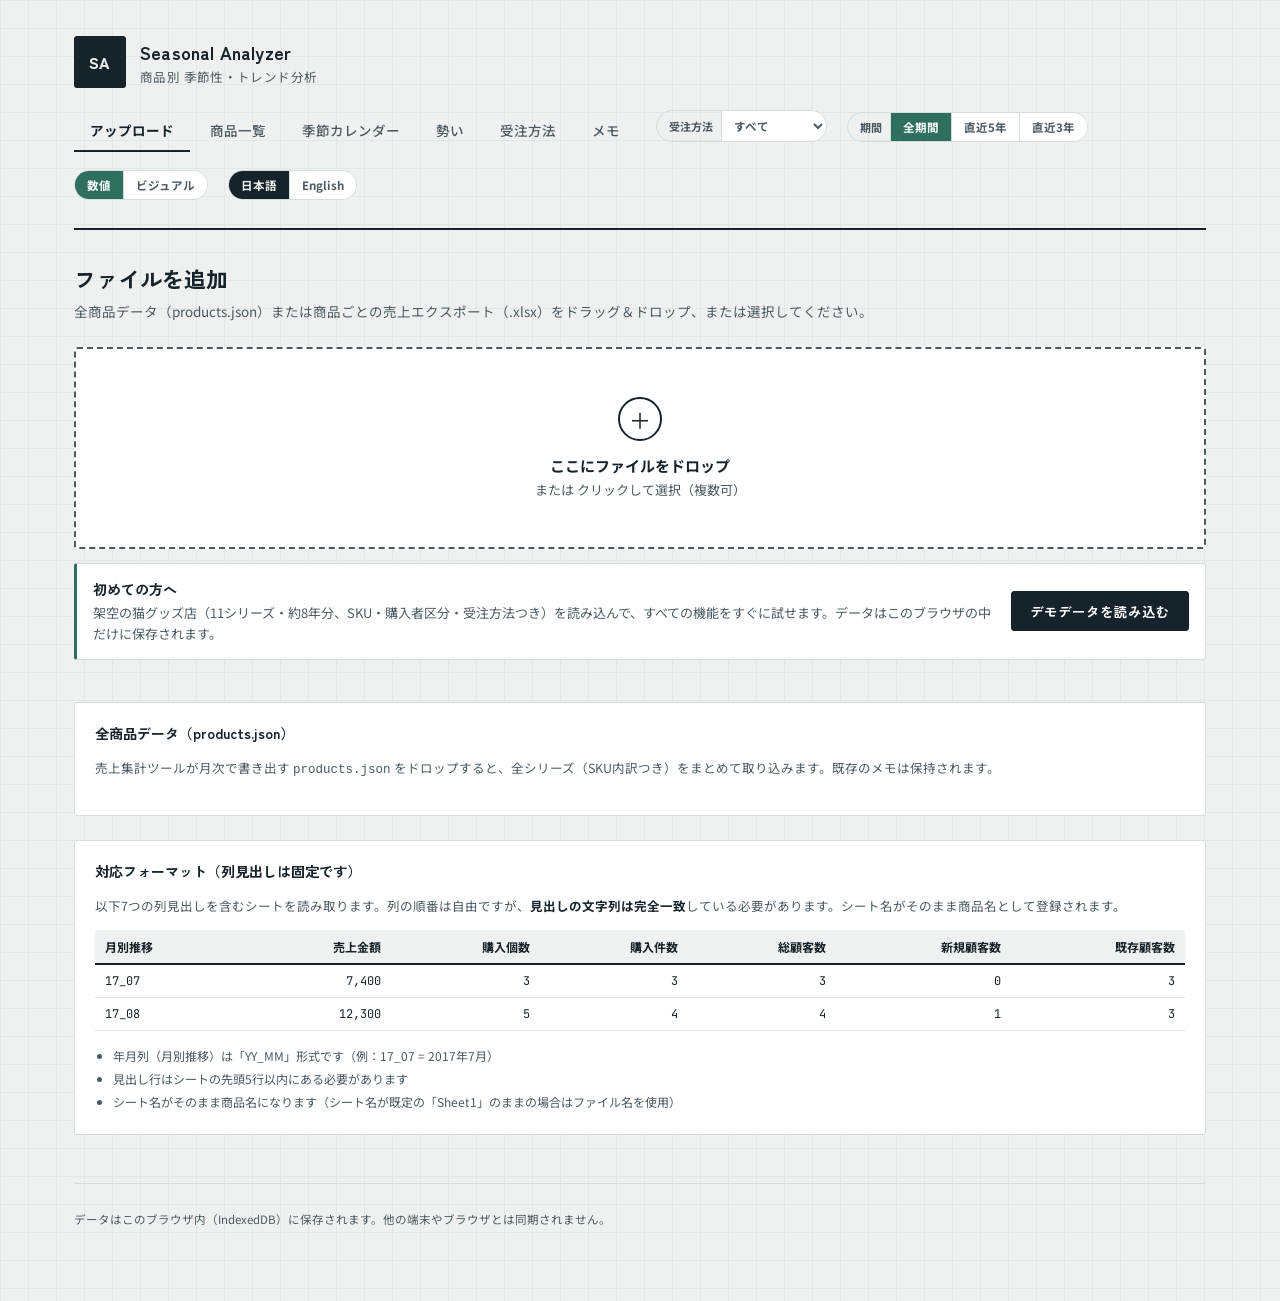
<file: index.html>
<!DOCTYPE html>
<html lang="ja">
<head>
<meta charset="UTF-8" />
<meta name="viewport" content="width=device-width, initial-scale=1.0" />
<title>商品売上分析 | Seasonal Analyzer</title>
<meta name="description" content="Per-product seasonality verdicts, spike diagnosis by buyer type, SKU and order-channel views. Live demo with a fictional cat-supply store." />
<!-- link previews (chat apps, LinkedIn, X) -->
<meta property="og:title" content="Seasonal Analyzer: is it the season, or something we did?" />
<meta property="og:description" content="A verdict for every product at once (seasonal, spike-driven or stable) and who was buying in each spike. Demo with a fictional cat-supply store." />
<meta property="og:image" content="https://coolcatplayground.github.io/seasonal-analyzer/docs/social-preview.png" />
<meta property="og:url" content="https://coolcatplayground.github.io/seasonal-analyzer/" />
<meta property="og:type" content="website" />
<meta name="twitter:card" content="summary_large_image" />
<link rel="preconnect" href="https://fonts.googleapis.com">
<link href="https://fonts.googleapis.com/css2?family=Zen+Kaku+Gothic+New:wght@500;700;900&family=Noto+Sans+JP:wght@400;500;700&family=JetBrains+Mono:wght@400;500;700&display=swap" rel="stylesheet">
<link rel="stylesheet" href="css/style.css?v=20261125a" />
</head>
<body>

<div class="app-shell">

  <header class="topbar">
    <div class="brand">
      <span class="brand-mark" aria-hidden="true">SA</span>
      <div class="brand-text">
        <h1 data-i18n="app.title">Seasonal Analyzer</h1>
        <p data-i18n="app.subtitle">商品別 季節性・トレンド分析</p>
      </div>
    </div>
    <div class="topbar-right">
      <nav class="tabs" role="tablist">
        <button class="tab-btn is-active" data-view="upload" role="tab" data-i18n="nav.upload">アップロード</button>
        <button class="tab-btn" data-view="products" role="tab" data-i18n="nav.products">商品一覧</button>
        <button class="tab-btn" data-view="calendar" role="tab" data-i18n="nav.calendar">季節カレンダー</button>
        <button class="tab-btn" data-view="momentum" role="tab" data-i18n="nav.momentum">勢い</button>
        <button class="tab-btn" data-view="channels" role="tab" data-i18n="nav.channels">受注方法</button>
        <button class="tab-btn" data-view="notes" role="tab" data-i18n="nav.notes">メモ</button>
      </nav>
      <div class="lang-toggle period-toggle ch-toggle" role="group" aria-label="Channel">
        <span class="period-label" data-i18n="ch.label">受注方法</span>
        <select id="channel-filter" class="ch-select"></select>
      </div>
      <div class="lang-toggle period-toggle" role="group" aria-label="Period">
        <span class="period-label" data-i18n="period.label">期間</span>
        <button type="button" class="period-btn" data-period="0" data-i18n="period.all">全期間</button>
        <button type="button" class="period-btn" data-period="5" data-i18n="period.y5">直近5年</button>
        <button type="button" class="period-btn" data-period="3" data-i18n="period.y3">直近3年</button>
      </div>
      <div class="lang-toggle mode-toggle" role="group" aria-label="Display">
        <button type="button" class="mode-btn" data-display="numbers" data-i18n="display.numbers">数値</button>
        <button type="button" class="mode-btn" data-display="visual" data-i18n="display.visual">ビジュアル</button>
      </div>
      <div class="lang-toggle" role="group" aria-label="Language">
        <button type="button" class="lang-btn is-active" data-lang="ja">日本語</button>
        <button type="button" class="lang-btn" data-lang="en">English</button>
      </div>
    </div>
  </header>

  <main class="views">

    <!-- shown while the fictional store is loaded: what to click first, and a way back to a clean demo -->
    <div id="demo-notice" class="demo-notice" hidden>
      <p><strong data-i18n="demo.noticeTitle">デモ店舗を表示中</strong><span data-i18n="demo.noticeText">架空の猫グッズ店です。</span></p>
      <button type="button" id="reset-demo" class="demo-reset" data-i18n="demo.reset">デモをリセット</button>
    </div>

    <!-- ===================== UPLOAD VIEW ===================== -->
    <section id="view-upload" class="view is-active">
      <div class="view-head">
        <h2 data-i18n="upload.heading">ファイルを追加</h2>
        <p class="hint" data-i18n="upload.hint">商品ごとの売上エクスポート（.xlsx）をドラッグ＆ドロップ、または選択してください。下記のテンプレート形式に対応しています。</p>
      </div>

      <label id="dropzone" class="dropzone" for="file-input">
        <input type="file" id="file-input" accept=".xlsx,.json" multiple hidden />
        <div class="dropzone-inner">
          <span class="dz-icon" aria-hidden="true">＋</span>
          <p class="dz-title" data-i18n="upload.dzTitle">ここにファイルをドロップ</p>
          <p class="dz-sub" data-i18n="upload.dzSub">または クリックして選択（複数可）</p>
        </div>
      </label>

      <div class="demo-bar">
        <div class="demo-text">
          <strong data-i18n="demo.title">初めての方へ</strong>
          <span data-i18n="demo.text"></span>
        </div>
        <button id="load-demo" class="btn-demo" type="button" data-i18n="demo.button">デモデータを読み込む</button>
      </div>

      <div id="upload-log" class="upload-log" aria-live="polite"></div>

      <div class="card template-card">
        <h3 data-i18n="upload.bundleHeading">全商品データ（products.json）</h3>
        <p class="template-desc" data-i18n-html="upload.bundleDesc">
          売上集計ツールが月次で書き出す <code>products.json</code> をドロップすると、
          全シリーズ（SKU内訳つき）をまとめて取り込みます。既存のメモは保持されます。
        </p>
      </div>

      <div class="card template-card">
        <h3 data-i18n="upload.templateHeading">対応フォーマット（列見出しは固定です）</h3>
        <p class="template-desc" data-i18n-html="upload.templateDesc">
          以下7つの列見出しを含むシートを読み取ります。列の順番は自由ですが、
          <strong>見出しの文字列は完全一致</strong>している必要があります。
          シート名がそのまま商品名として登録されます。
        </p>
        <div class="table-wrap">
          <table class="template-table">
            <thead>
              <tr>
                <th data-i18n="upload.thYm">月別推移</th><th data-i18n="upload.thSales">売上金額</th>
                <th data-i18n="upload.thQty">購入個数</th><th data-i18n="upload.thOrders">購入件数</th>
                <th data-i18n="upload.thTotalCust">総顧客数</th><th data-i18n="upload.thNewCust">新規顧客数</th>
                <th data-i18n="upload.thExistCust">既存顧客数</th>
              </tr>
            </thead>
            <tbody>
              <tr>
                <td>17_07</td><td>7,400</td><td>3</td><td>3</td><td>3</td><td>0</td><td>3</td>
              </tr>
              <tr>
                <td>17_08</td><td>12,300</td><td>5</td><td>4</td><td>4</td><td>1</td><td>3</td>
              </tr>
            </tbody>
          </table>
        </div>
        <ul class="template-notes">
          <li data-i18n="upload.note1">年月列（月別推移）は「YY_MM」形式です（例：17_07 = 2017年7月）</li>
          <li data-i18n="upload.note2">見出し行はシートの先頭5行以内にある必要があります</li>
          <li data-i18n="upload.note3">シート名がそのまま商品名になります（シート名が既定の「Sheet1」のままの場合はファイル名を使用）</li>
        </ul>
      </div>
    </section>

    <!-- ===================== PRODUCTS VIEW ===================== -->
    <section id="view-products" class="view">
      <div class="view-head">
        <h2 data-i18n="products.heading">商品一覧</h2>
        <p class="hint" data-i18n="products.hint">保存済みの商品データ。行をクリックで詳細な季節性分析を表示します。</p>
      </div>

      <div class="filter-bar">
        <div class="filter-group filter-search">
          <label for="prod-search" data-i18n="products.searchLabel">商品名で検索</label>
          <input type="text" id="prod-search" data-i18n-placeholder="products.searchPlaceholder" placeholder="商品名..." />
        </div>
        <p id="products-count" class="filter-count-inline"></p>
      </div>
      <div id="products-scope" class="scope-bar"></div>

      <div id="products-empty" class="empty-state" hidden>
        <p class="empty-title" data-i18n="products.emptyTitle">まだデータがありません</p>
        <p class="empty-sub" data-i18n="products.emptySub">「アップロード」タブからファイルを追加してください。</p>
      </div>
      <div id="products-no-results" class="empty-state" hidden>
        <p class="empty-title" data-i18n="products.noResultsTitle">条件に一致する商品がありません</p>
        <p class="empty-sub" data-i18n="products.noResultsSub">検索語を変えてみてください。</p>
      </div>
      <div id="products-visual" class="only-visual">
        <div class="card viz-card">
          <h3><span data-i18n="vprod.mapHeading">商品マップ</span> <span class="muted" data-i18n="vprod.mapSub"></span></h3>
          <div id="products-map"></div>
          <div id="products-map-legend" class="viz-legend"></div>
        </div>
        <p class="muted-small viz-caption" data-i18n="vprod.tilesCaption"></p>
        <div id="products-tiles" class="tile-grid"></div>
      </div>
      <div class="table-wrap products-wrap only-numbers">
        <table id="products-table">
          <thead>
            <tr>
              <th data-sort="name" class="sortable" data-i18n="products.thName">商品名</th>
              <th data-sort="span" class="sortable" data-i18n="products.thSpan">データ期間</th>
              <th data-sort="months" class="sortable" data-i18n="products.thMonths">ヶ月数</th>
              <th data-sort="sales12" class="sortable" data-i18n="products.thSales12">直近12ヶ月度売上</th>
              <th data-sort="class" class="sortable" data-i18n="products.thClass">判定</th>
              <th data-sort="eta2" class="sortable" data-i18n="products.thEta2">季節の影響</th>
              <th data-sort="last" class="sortable" data-i18n="products.thLast">最終データ月</th>
            </tr>
          </thead>
          <tbody></tbody>
        </table>
      </div>
    </section>

    <!-- ===================== PRODUCT DETAIL VIEW ===================== -->
    <section id="view-detail" class="view">
      <div class="view-head detail-head">
        <button id="back-to-products" class="back-btn" data-i18n="detail.back">← 商品一覧へ</button>
        <div>
          <h2 id="detail-title">—</h2>
          <p class="hint" id="detail-sub"></p>
          <div id="detail-selection" class="selection-bar" hidden></div>
        </div>
        <div class="detail-head-actions">
          <button id="print-detail" class="print-btn" data-i18n="detail.printBtn">🖨 印刷 / PDF保存</button>
          <button id="delete-product" class="danger-btn" data-i18n="detail.deleteBtn">この商品データを削除</button>
        </div>
      </div>

      <div class="detail-grid">
        <div class="card card-classification">
          <h3 data-i18n="detail.judgement">判定</h3>
          <p id="detail-classification-badge" class="class-badge">—</p>
          <p id="detail-classification-text" class="class-text"></p>
          <div id="viz-class" class="viz-class only-visual"></div>
          <dl class="stat-row only-numbers">
            <div><dt data-i18n="detail.eta2Label">η²（月要因の説明力）</dt><dd id="detail-eta2">—</dd></div>
            <div><dt data-i18n="detail.fValueLabel">F値（自由度）</dt><dd id="detail-fval">—</dd></div>
            <div><dt data-i18n="detail.spanLabel">データ期間</dt><dd id="detail-span">—</dd></div>
          </dl>
          <div id="detail-reliability" class="reliability only-numbers"></div>
        </div>

        <div class="card card-seasonal">
          <div class="season-head">
            <h3 data-i18n="detail.seasonalHeading">月度別季節指数</h3>
            <div class="trend-mode-group">
              <button type="button" class="trend-mode-btn season-mode-btn is-active" data-mode="absolute" data-i18n="season.absolute">絶対</button>
              <button type="button" class="trend-mode-btn season-mode-btn" data-mode="relative" data-i18n="season.relative">店舗全体比</button>
            </div>
          </div>
          <p id="seasonal-note" class="seasonal-note"></p>
          <div id="seasonal-bars" class="seasonal-bars"></div>

          <div class="trend-section">
            <div class="trend-header">
              <h3 data-i18n="detail.trendHeading">売上推移</h3>
              <div class="trend-controls">
                <div class="trend-mode-group">
                  <button type="button" class="trend-mode-btn is-active" data-mode="all" data-i18n="detail.trendAll">全期間</button>
                  <button type="button" class="trend-mode-btn" data-mode="year" data-i18n="detail.trendYear">年別</button>
                </div>
                <select id="trend-year-select" class="trend-year-select" hidden></select>
              </div>
            </div>
            <div id="trend-chart" class="trend-chart"></div>
          </div>
        </div>

        <div class="card card-yoy">
          <h3 data-i18n="detail.yoyHeading">年別平均売上・前年比</h3>
          <div id="viz-yoy" class="only-visual"></div>
          <div class="table-wrap only-numbers">
            <table id="yoy-table">
              <thead><tr>
                <th data-i18n="detail.thYear">年</th><th data-i18n="detail.thAvgSales">月平均売上</th><th data-i18n="detail.thYoy">対前年比</th>
              </tr></thead>
              <tbody></tbody>
            </table>
          </div>
        </div>

        <div class="card card-spikes">
          <h3><span data-i18n="detail.spikesHeading">スパイク上位</span> <span class="muted" data-i18n="detail.spikesSub">（対年平均比が高い順）</span></h3>
          <div id="viz-spikes" class="only-visual"></div>
          <ol id="spike-list" class="spike-list"></ol>
        </div>

        <div class="card card-dips">
          <h3><span data-i18n="detail.dipsHeading">下位月</span> <span class="muted" data-i18n="detail.dipsSub">（対年平均比が低い順）</span></h3>
          <ol id="dip-list" class="spike-list"></ol>
        </div>

        <div id="buyer-card" class="card card-buyers" hidden>
          <div class="season-head">
            <h3><span data-i18n="buyers.heading">購入者の内訳</span> <span class="muted" id="buyer-sub"></span></h3>
            <div class="trend-mode-group">
              <button type="button" class="trend-mode-btn buyer-range-btn is-active" data-range="recent" data-i18n="buyers.recent">直近36ヶ月度</button>
              <button type="button" class="trend-mode-btn buyer-range-btn" data-range="all" data-i18n="detail.trendAll">全期間</button>
            </div>
          </div>
          <div id="buyer-summary" class="buyer-summary only-numbers"></div>
          <div id="buyer-viz" class="buyer-viz only-visual"></div>
          <div id="buyer-chart" class="trend-chart"></div>
          <p class="muted-small buyer-def" data-i18n="buyers.definitions">店舗新規＝その月度に会員登録 / 商品初回＝既存会員がこのシリーズ（SKU）を初めて購入 / 継続＝前回購入から180日以内 / 復帰＝前回購入から180日超。再購入率＝その月度の購入者のうち次の6ヶ月度以内にまた買った割合（直近6ヶ月度はまだ判定できません）。</p>
        </div>

        <div id="channel-card" class="card card-buyers" hidden>
          <div class="season-head">
            <h3><span data-i18n="ch.cardHeading">受注方法別の売上</span> <span class="muted" id="channel-sub"></span></h3>
            <div class="trend-mode-group">
              <button type="button" class="trend-mode-btn ch-range-btn is-active" data-range="recent" data-i18n="buyers.recent">直近36ヶ月度</button>
              <button type="button" class="trend-mode-btn ch-range-btn" data-range="all" data-i18n="detail.trendAll">全期間</button>
            </div>
          </div>
          <div id="channel-summary" class="only-numbers"></div>
          <div id="channel-viz" class="only-visual chs-list"></div>
          <div id="channel-chart" class="trend-chart"></div>
        </div>

        <div class="card card-raw">
          <h3 data-i18n="detail.rawHeading">月別実績</h3>
          <div id="viz-raw" class="only-visual"></div>
          <div class="table-wrap table-wrap-tall only-numbers">
            <table id="raw-table">
              <thead><tr>
                <th data-i18n="detail.thRawYm">年月</th><th data-i18n="detail.thRawSales">売上金額</th>
                <th data-i18n="detail.thRawQty">購入個数</th><th data-i18n="detail.thRawOrders">購入件数</th>
                <th data-i18n="detail.thRawOrderCount">注文件数</th>
                <th data-i18n="detail.thRawTotalCust">総顧客数</th><th data-i18n="detail.thRawNewCust">新規顧客数</th>
                <th data-i18n="detail.thRawExistCust">既存顧客数</th>
              </tr></thead>
              <tbody></tbody>
            </table>
          </div>
        </div>

        <div id="sku-card" class="card card-skus" hidden>
          <h3><span data-i18n="detail.skuHeading">SKU別内訳</span> <span class="muted" id="sku-count"></span></h3>
          <p class="muted-small sku-hint" data-i18n="sel.hint">チェックしたSKUだけでページ全体（判定・季節指数・推移・スパイク）を再計算します。「のみ」でそのSKUだけを表示。</p>
          <div class="table-wrap table-wrap-tall">
            <table id="sku-table">
              <thead><tr>
                <th class="sku-check-cell"><input type="checkbox" id="sku-all" checked></th>
                <th data-i18n="detail.thSkuCode">商品コード</th><th data-i18n="detail.thSkuName">商品名</th>
                <th data-i18n="detail.thSku12">直近12ヶ月度</th><th data-i18n="detail.thSkuTotal">全期間</th>
                <th data-i18n="detail.thSkuLast">最終月度</th>
              </tr></thead>
              <tbody></tbody>
            </table>
          </div>
        </div>
      </div>
    </section>

    <!-- ===================== CALENDAR VIEW ===================== -->
    <section id="view-calendar" class="view">
      <div class="view-head">
        <h2 data-i18n="calendar.heading">季節カレンダー</h2>
        <p class="hint only-visual" data-i18n="vcal.hint"></p>
        <p class="hint only-numbers" data-i18n="calendar.hint">全商品の月別季節指数を並べた一覧。η²が高い（季節性主導型）ほど濃く色付けしています（▲=平均超・▼=平均未満）。列見出しクリックで並び替え、▾アイコンで絞り込み（Excelのフィルターと同じ要領です）。</p>
      </div>

      <div id="calendar-scope" class="scope-bar"></div>
      <div class="calendar-tools">
        <div class="trend-mode-group">
          <button type="button" class="trend-mode-btn season-mode-btn is-active" data-mode="absolute" data-i18n="season.absolute">絶対</button>
          <button type="button" class="trend-mode-btn season-mode-btn" data-mode="relative" data-i18n="season.relative">店舗全体比</button>
        </div>
        <p id="calendar-count" class="filter-count"></p>
      </div>

      <div id="calendar-empty" class="empty-state" hidden>
        <p class="empty-title" data-i18n="calendar.emptyTitle">比較できる商品がありません</p>
        <p class="empty-sub" data-i18n="calendar.emptySub">2つ以上の商品データをアップロードすると一覧表示されます。</p>
      </div>
      <div id="calendar-no-results" class="empty-state" hidden>
        <p class="empty-title" data-i18n="calendar.noResultsTitle">条件に一致する商品がありません</p>
        <p class="empty-sub" data-i18n="calendar.noResultsSub">フィルター条件を変えてみてください。</p>
      </div>
      <div id="calendar-visual" class="only-visual">
        <div class="card viz-card">
          <h3><span data-i18n="vcal.monthHeading">この月度に強い商品・弱い商品</span></h3>
          <div id="vcal-months" class="month-picker"></div>
          <p class="muted-small viz-caption" data-i18n="vcal.monthNote"></p>
          <div class="vcal-split">
            <div><h4 class="up" data-i18n="vcal.strong">強い</h4><div id="vcal-strong"></div></div>
            <div><h4 class="down" data-i18n="vcal.weak">弱い</h4><div id="vcal-weak"></div></div>
          </div>
        </div>
        <div class="card viz-card">
          <h3><span data-i18n="vcal.mapHeading">季節マップ</span> <span class="muted" data-i18n="vcal.mapSub"></span></h3>
          <div id="vcal-classes" class="scope-bar"></div>
          <div id="vcal-map" class="smap"></div>
          <div class="viz-legend heat-legend"><span data-i18n="vcal.legendLow">年平均より低い</span><i class="heat-scale"></i><span data-i18n="vcal.legendHigh">年平均より高い</span><span class="smap-peak-key" data-i18n="vcal.legendPeak">枠＝ピーク月度</span></div>
        </div>
      </div>
      <div class="table-wrap calendar-wrap only-numbers">
        <table id="calendar-table">
          <colgroup>
            <col class="col-name" />
            <col class="col-month" /><col class="col-month" /><col class="col-month" /><col class="col-month" />
            <col class="col-month" /><col class="col-month" /><col class="col-month" /><col class="col-month" />
            <col class="col-month" /><col class="col-month" /><col class="col-month" /><col class="col-month" />
            <col class="col-class" />
            <col class="col-eta2" />
          </colgroup>
          <thead>
            <tr>
              <th data-sort="name" class="sortable">
                <span class="th-label">商品名</span>
                <button type="button" class="th-filter-btn" data-filter-col="name" data-i18n-title="calendar.filterTitle" title="絞り込み">▾</button>
              </th>
              <th data-sort="m1" class="sortable">1月</th><th data-sort="m2" class="sortable">2月</th><th data-sort="m3" class="sortable">3月</th>
              <th data-sort="m4" class="sortable">4月</th><th data-sort="m5" class="sortable">5月</th><th data-sort="m6" class="sortable">6月</th>
              <th data-sort="m7" class="sortable">7月</th><th data-sort="m8" class="sortable">8月</th><th data-sort="m9" class="sortable">9月</th>
              <th data-sort="m10" class="sortable">10月</th><th data-sort="m11" class="sortable">11月</th><th data-sort="m12" class="sortable">12月</th>
              <th data-sort="class" class="sortable">
                <span class="th-label">判定</span>
                <button type="button" class="th-filter-btn" data-filter-col="class" data-i18n-title="calendar.filterTitle" title="絞り込み">▾</button>
              </th>
              <th data-sort="eta2" class="sortable">季節の影響</th>
            </tr>
          </thead>
          <tbody></tbody>
        </table>
      </div>
    </section>

    <!-- ===================== MOMENTUM VIEW ===================== -->
    <section id="view-momentum" class="view">
      <div class="view-head">
        <h2 data-i18n="mom.heading">勢い</h2>
        <p class="hint" data-i18n="mom.hint"></p>
      </div>

      <div id="momentum-scope" class="scope-bar"></div>
      <div class="calendar-tools">
        <div class="trend-mode-group">
          <button type="button" class="trend-mode-btn mom-win-btn is-active" data-n="3" data-i18n="mom.n3">直近3ヶ月度</button>
          <button type="button" class="trend-mode-btn mom-win-btn" data-n="6" data-i18n="mom.n6">直近6ヶ月度</button>
          <button type="button" class="trend-mode-btn mom-win-btn" data-n="12" data-i18n="mom.n12">直近12ヶ月度</button>
        </div>
        <label class="mom-min"><span data-i18n="mom.minLabel">基準期間の売上:</span>
          <select id="momentum-min">
            <option value="0" data-i18n="mom.minAll">すべて</option>
            <option value="1000000" data-i18n="mom.min100">100万円以上</option>
            <option value="10000000" data-i18n="mom.min1000">1000万円以上</option>
          </select>
        </label>
        <p id="momentum-count" class="filter-count"></p>
      </div>

      <div id="momentum-empty" class="empty-state" hidden>
        <p class="empty-title" data-i18n="products.emptyTitle">まだデータがありません</p>
        <p class="empty-sub" data-i18n="products.emptySub"></p>
      </div>
      <div id="momentum-no-results" class="empty-state" hidden>
        <p class="empty-title" data-i18n="calendar.noResultsTitle">条件に一致する商品がありません</p>
      </div>

      <div id="momentum-visual" class="only-visual">
        <div class="card viz-card">
          <p class="muted-small viz-caption mom-caption" data-i18n="mom.visualNote"></p>
          <div class="vcal-split">
            <div><h4 class="up" data-i18n="mom.up">予測を上回る</h4><div id="mom-up"></div></div>
            <div><h4 class="down" data-i18n="mom.down">予測を下回る</h4><div id="mom-down"></div></div>
          </div>
        </div>
      </div>
      <div class="table-wrap only-numbers">
        <table id="momentum-table">
          <thead><tr>
            <th data-sort="name" class="sortable"><span class="th-label" data-key="mom.thName">商品名</span></th><th data-sort="class" class="sortable"><span class="th-label" data-key="mom.thClass">判定</span></th><th data-sort="actual" class="sortable"><span class="th-label" data-key="mom.thActual">実績</span></th>
            <th data-sort="expected" class="sortable"><span class="th-label" data-key="mom.thExpected">予測</span></th><th data-sort="ratio" class="sortable"><span class="th-label" data-key="mom.thRatio">実績÷予測</span></th><th data-sort="yoy" class="sortable"><span class="th-label" data-key="mom.thYoy">前年同期比</span></th>
          </tr></thead>
          <tbody></tbody>
        </table>
      </div>
    </section>

    <!-- ===================== 受注方法 VIEW ===================== -->
    <section id="view-channels" class="view">
      <div class="view-head">
        <h2 data-i18n="ch.heading">受注方法</h2>
        <p class="hint" data-i18n="ch.hint"></p>
      </div>
      <div id="channels-scope" class="scope-bar"></div>
      <div id="channels-empty" class="empty-state" hidden>
        <p class="empty-title" data-i18n="ch.emptyTitle">受注方法のデータがありません</p>
        <p class="empty-sub" data-i18n="ch.emptySub"></p>
      </div>
      <div id="channels-body">
        <div class="card viz-card">
          <div class="season-head">
            <h3><span data-i18n="ch.trendHeading">受注方法別の月次売上</span> <span class="muted" id="chtab-sub"></span></h3>
            <div class="trend-mode-group">
              <button type="button" class="trend-mode-btn chtab-range-btn is-active" data-range="recent" data-i18n="buyers.recent">直近36ヶ月度</button>
              <button type="button" class="trend-mode-btn chtab-range-btn" data-range="all" data-i18n="detail.trendAll">全期間</button>
            </div>
          </div>
          <div id="chtab-chart" class="trend-chart"></div>
        </div>
        <div class="card viz-card">
          <h3 data-i18n="ch.summaryHeading">直近12ヶ月度の構成と伸び</h3>
          <div class="table-wrap only-numbers" id="chtab-table"></div>
          <div class="only-visual">
            <div id="chtab-share"></div>
            <h4 class="chtab-season-h" data-i18n="ch.seasonHeading">受注方法ごとの季節パターン</h4>
            <div id="chtab-season" class="smap"></div>
            <div class="viz-legend heat-legend"><span data-i18n="vcal.legendLow">年平均より低い</span><i class="heat-scale"></i><span data-i18n="vcal.legendHigh">年平均より高い</span><span class="smap-peak-key" data-i18n="vcal.legendPeak">黒枠＝ピーク月度</span></div>
          </div>
        </div>
        <div class="card viz-card">
          <h3 data-i18n="ch.moversHeading">受注方法ごとの伸びた商品・落ちた商品</h3>
          <div id="chtab-groups" class="month-picker"></div>
          <p class="muted-small viz-caption" data-i18n="ch.moversNote"></p>
          <div class="table-wrap table-wrap-tall only-numbers">
            <table id="chtab-movers">
              <thead><tr>
                <th data-i18n="mom.thName">商品名</th><th data-i18n="ch.thCur">直近12ヶ月度</th><th data-i18n="ch.thPrev">前の12ヶ月度</th>
                <th data-i18n="ch.thDiff">増減</th><th data-i18n="mom.thYoy">前年同期比</th><th data-i18n="ch.thOwnShare">この受注方法の割合</th>
              </tr></thead>
              <tbody></tbody>
            </table>
          </div>
          <div class="vcal-split only-visual">
            <div><h4 class="up" data-i18n="ch.up">伸びた</h4><div id="chtab-up"></div></div>
            <div><h4 class="down" data-i18n="ch.down">落ちた</h4><div id="chtab-down"></div></div>
          </div>
        </div>
      </div>
    </section>

    <!-- ===================== NOTES VIEW ===================== -->
    <section id="view-notes" class="view">
      <div class="view-head">
        <h2 data-i18n="notes.heading">メモ一覧</h2>
        <p class="hint" data-i18n="notes.hint">全商品に記録したメモの一覧です。スパイク上位圏外になったメモもここで確認できます。</p>
      </div>

      <div class="trend-mode-group notes-mode-group">
        <button type="button" class="trend-mode-btn is-active" data-mode="list" data-i18n="notesView.list">一覧</button>
        <button type="button" class="trend-mode-btn" data-mode="calendar" data-i18n="notesView.calendar">月別</button>
      </div>

      <div class="filter-bar">
        <div class="filter-group filter-search">
          <label for="notes-search" data-i18n="notes.searchLabel">メモ・商品名で検索</label>
          <input type="text" id="notes-search" data-i18n-placeholder="notes.searchPlaceholder" placeholder="検索..." />
        </div>
        <p id="notes-count" class="filter-count-inline"></p>
      </div>

      <div id="notes-empty" class="empty-state" hidden>
        <p class="empty-title" data-i18n="notes.emptyTitle">まだメモがありません</p>
        <p class="empty-sub" data-i18n="notes.emptySub">商品詳細ページのスパイク上位からメモを追加できます。</p>
      </div>
      <div id="notes-no-results" class="empty-state" hidden>
        <p class="empty-title" data-i18n="notes.noResultsTitle">条件に一致するメモがありません</p>
        <p class="empty-sub" data-i18n="notes.noResultsSub">検索語を変えてみてください。</p>
      </div>

      <div id="notes-list-mode" class="table-wrap notes-wrap">
        <table id="notes-table">
          <thead>
            <tr>
              <th data-sort="product" class="sortable" data-i18n="notes.thProduct">商品名</th>
              <th data-sort="ym" class="sortable" data-i18n="notes.thYm">年月</th>
              <th data-i18n="notes.thNote">メモ</th>
              <th data-sort="ratio" class="sortable" data-i18n="notes.thRatio">対年平均比</th>
            </tr>
          </thead>
          <tbody></tbody>
        </table>
      </div>

      <div id="notes-calendar-mode" hidden>
        <p class="hint notes-cal-hint" data-i18n="notesCal.hint">同じ月に複数の商品でメモがある場合はハイライトされます（会社全体の施策の可能性）。</p>
        <div id="notes-calendar-grid" class="notes-calendar-grid"></div>
      </div>
    </section>

  </main>

  <footer class="app-footer">
    <p data-i18n="footer.note">データはこのブラウザ内（IndexedDB）に保存されます。他の端末やブラウザとは同期されません。</p>
  </footer>
</div>

<script src="https://cdn.sheetjs.com/xlsx-0.20.3/package/dist/xlsx.full.min.js"></script>
<script src="js/i18n.js?v=20261125a"></script>
<script src="js/db.js?v=20261125a"></script>
<script src="js/parse.js?v=20261125a"></script>
<script src="js/stats.js?v=20261125a"></script>
<script src="js/demo-data.js?v=20261125a"></script>
<script src="js/app.js?v=20261125a"></script>
</body>
</html>
</file>
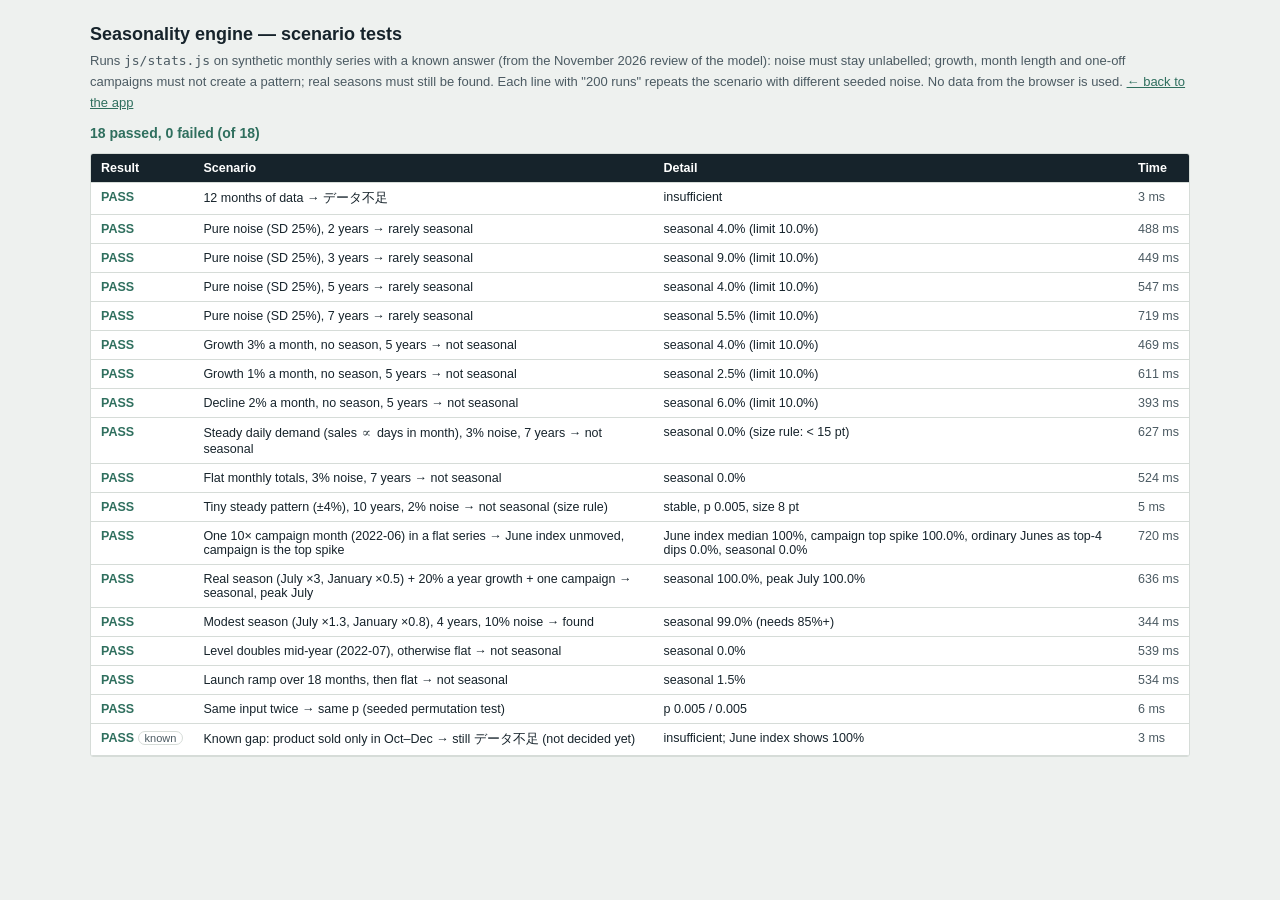
<file: tests.html>
<!DOCTYPE html>
<html lang="ja">
<head>
<meta charset="UTF-8" />
<meta name="viewport" content="width=device-width, initial-scale=1.0" />
<title>Seasonality tests | Seasonal Analyzer</title>
<style>
  :root { --ink: #16232B; --soft: #4B5A62; --line: #D6DCD8; --ok: #2F6F5E; --ok-bg: #E3EEEA; --ng: #9B3B32; --ng-bg: #FBEDEB; }
  body { margin: 0; padding: 24px 16px 48px; background: #EEF1EF; color: var(--ink); font-family: 'Noto Sans JP', sans-serif; }
  main { max-width: 1100px; margin: 0 auto; }
  h1 { font-size: 18px; margin: 0 0 6px; }
  p { color: var(--soft); font-size: 13px; line-height: 1.6; margin: 0 0 12px; }
  #summary { font-weight: 700; font-size: 14px; margin: 12px 0; }
  #summary.pass { color: var(--ok); } #summary.fail { color: var(--ng); }
  .wrap { overflow-x: auto; background: #fff; border: 1px solid var(--line); border-radius: 3px; }
  table { border-collapse: collapse; width: 100%; font-size: 12.5px; }
  th, td { text-align: left; padding: 7px 10px; border-bottom: 1px solid var(--line); vertical-align: top; }
  th { background: var(--ink); color: #fff; font-weight: 700; }
  td:first-child { font-weight: 700; white-space: nowrap; }
  td:last-child { white-space: nowrap; color: var(--soft); }
  tr.pass td:first-child { color: var(--ok); } tr.fail td:first-child { color: var(--ng); }
  tr.fail { background: var(--ng-bg); }
  .known { font-weight: 400; font-size: 11px; color: var(--soft); border: 1px solid var(--line); border-radius: 10px; padding: 0 6px; }
  a { color: var(--ok); }
</style>
</head>
<body>
<main>
  <h1>Seasonality engine — scenario tests</h1>
  <p>Runs <code>js/stats.js</code> on synthetic monthly series with a known answer (from the November 2026 review of the model):
     noise must stay unlabelled; growth, month length and one-off campaigns must not create a pattern; real
     seasons must still be found. Each line with "200 runs" repeats the scenario with different seeded noise.
     No data from the browser is used. <a href="index.html">← back to the app</a></p>
  <div id="summary">running…</div>
  <div class="wrap">
    <table>
      <thead><tr><th>Result</th><th>Scenario</th><th>Detail</th><th>Time</th></tr></thead>
      <tbody id="results"></tbody>
    </table>
  </div>
</main>
<script src="js/stats.js?v=20261125a"></script>
<script src="js/tests.js?v=20261125a"></script>
</body>
</html>
</file>
<file: css/style.css>
:root {
  --paper: #EEF1EF;
  --surface: #FFFFFF;
  --ink: #16232B;
  --ink-soft: #4B5A62;
  --line: #D6DCD8;
  --line-soft: #E4E8E5;

  --seasonal: #2F6F5E;   /* 季節性主導型 */
  --seasonal-bg: #E3EEEA;
  --campaign: #A8791C;   /* キャンペーン/イベント主導型 */
  --campaign-bg: #F3EBD9;
  --mixed: #6B5B73;      /* 混合型 */
  --mixed-bg: #EAE5EC;

  /* 判定 (stats.js classification keys) */
  --seasonal-spiky: #6B5B73;      /* 季節性＋スパイク */
  --seasonal-spiky-bg: #EAE5EC;
  --spiky: #A8791C;               /* スパイク主導 */
  --spiky-bg: #F3EBD9;
  --stable: #3E5F78;              /* 季節性なし（安定） */
  --stable-bg: #E2EAF0;
  --insufficient: #6E7A80;        /* データ不足 */
  --insufficient-bg: #ECEFEE;

  --danger: #9B3B32;

  /* 購入者区分 */
  --b-shopNew: #A8791C;
  --b-productNew: #2F6F5E;
  --b-regular: #A9B6BD;
  --b-returning: #6B5B73;

  --font-display: 'Zen Kaku Gothic New', 'Noto Sans JP', sans-serif;
  --font-body: 'Noto Sans JP', 'Zen Kaku Gothic New', sans-serif;
  --font-mono: 'JetBrains Mono', ui-monospace, monospace;

  --radius: 3px;
}

* { box-sizing: border-box; }

html, body {
  margin: 0;
  padding: 0;
  background: var(--paper);
  color: var(--ink);
  font-family: var(--font-body);
  background-image:
    linear-gradient(var(--line-soft) 1px, transparent 1px),
    linear-gradient(90deg, var(--line-soft) 1px, transparent 1px);
  background-size: 28px 28px;
}

.app-shell {
  max-width: 1180px;
  margin: 0 auto;
  padding: 0 24px 64px;
}

/* ---------- topbar ---------- */
.topbar {
  display: flex;
  align-items: flex-end;
  justify-content: space-between;
  flex-wrap: wrap;
  gap: 20px;
  padding: 36px 0 20px;
  border-bottom: 2px solid var(--ink);
}

.brand { display: flex; align-items: center; gap: 14px; }

.brand-mark {
  font-family: var(--font-display);
  font-weight: 900;
  font-size: 16px;
  letter-spacing: 0.03em;
  width: 52px;
  height: 52px;
  display: flex;
  align-items: center;
  justify-content: center;
  background: var(--ink);
  color: var(--paper);
  border-radius: var(--radius);
  flex-shrink: 0;
}

.brand-text h1 {
  font-family: var(--font-display);
  font-weight: 700;
  font-size: 18px;
  margin: 0;
  letter-spacing: 0.01em;
}

.brand-text p {
  margin: 2px 0 0;
  font-size: 12.5px;
  color: var(--ink-soft);
  letter-spacing: 0.03em;
}

.topbar-right {
  display: flex;
  align-items: flex-end;
  gap: 20px;
  flex-wrap: wrap;
}

.tabs { display: flex; gap: 4px; }

.tab-btn {
  font-family: var(--font-body);
  font-size: 13.5px;
  font-weight: 500;
  background: transparent;
  border: none;
  padding: 10px 16px;
  cursor: pointer;
  color: var(--ink-soft);
  border-bottom: 2px solid transparent;
  transform: translateY(2px);
}

.tab-btn:hover { color: var(--ink); }

.tab-btn.is-active {
  color: var(--ink);
  border-bottom: 2px solid var(--ink);
  font-weight: 700;
}

.lang-toggle {
  display: flex;
  border: 1px solid var(--line);
  border-radius: 20px;
  overflow: hidden;
  flex-shrink: 0;
  margin-bottom: 8px;
}

.lang-btn, .mode-btn, .period-btn {
  font-family: var(--font-body);
  font-size: 11.5px;
  font-weight: 700;
  background: var(--surface);
  border: none;
  padding: 6px 12px;
  cursor: pointer;
  color: var(--ink-soft);
}

.lang-btn + .lang-btn, .mode-btn + .mode-btn, .period-btn + .period-btn { border-left: 1px solid var(--line); }
.lang-btn:hover, .mode-btn:hover, .period-btn:hover { background: var(--paper); }
.lang-btn.is-active { background: var(--ink); color: var(--paper); }
.mode-btn.is-active, .period-btn.is-active { background: var(--seasonal); color: #fff; }

/* ---------- views ---------- */
.view { display: none; padding-top: 32px; }
.view.is-active { display: block; }

.view-head h2 {
  font-family: var(--font-display);
  font-size: 22px;
  margin: 0 0 6px;
}

.view-head .hint {
  color: var(--ink-soft);
  font-size: 13.5px;
  line-height: 1.7;
  margin: 0 0 24px;
}

/* ---------- dropzone ---------- */
.dropzone {
  display: block;
  border: 2px dashed var(--ink-soft);
  border-radius: var(--radius);
  background: var(--surface);
  padding: 48px 24px;
  text-align: center;
  cursor: pointer;
  transition: border-color 0.15s, background 0.15s;
}

.dropzone:hover, .dropzone.is-dragover {
  border-color: var(--seasonal);
  background: var(--seasonal-bg);
}

.dz-icon {
  display: inline-flex;
  align-items: center;
  justify-content: center;
  width: 44px;
  height: 44px;
  border: 2px solid var(--ink);
  border-radius: 50%;
  font-size: 22px;
  margin-bottom: 14px;
}

.dz-title { font-weight: 700; margin: 0 0 4px; font-size: 15px; }
.dz-sub { margin: 0; color: var(--ink-soft); font-size: 13px; }

/* the one-click demo: a fictional store loaded through the products.json path */
.demo-bar {
  margin-top: 14px;
  display: flex;
  align-items: center;
  justify-content: space-between;
  gap: 16px;
  flex-wrap: wrap;
  background: var(--surface);
  border: 1px solid var(--line);
  border-left: 3px solid var(--seasonal);
  border-radius: var(--radius);
  padding: 14px 16px;
}
.demo-text { display: flex; flex-direction: column; gap: 3px; flex: 1 1 420px; font-size: 13px; line-height: 1.6; }
.demo-text strong { font-family: var(--font-display); font-size: 14px; }
.demo-text span { color: var(--ink-soft); }
.btn-demo {
  font-family: var(--font-display);
  font-weight: 700;
  font-size: 13.5px;
  color: #fff;
  background: var(--ink);
  border: 1px solid var(--ink);
  border-radius: var(--radius);
  padding: 9px 18px;
  cursor: pointer;
  white-space: nowrap;
}
.btn-demo:hover { background: var(--seasonal); border-color: var(--seasonal); }
.btn-demo:disabled { opacity: 0.6; cursor: progress; }

.demo-notice {
  margin-top: 18px;
  display: flex;
  align-items: center;
  justify-content: space-between;
  gap: 8px 16px;
  flex-wrap: wrap;
  border-left: 3px solid var(--seasonal);
  background: var(--surface);
  border-radius: var(--radius);
  padding: 9px 14px;
  font-size: 12.5px;
  line-height: 1.6;
}
.demo-notice[hidden] { display: none; }
.demo-notice p { margin: 0; flex: 1 1 360px; }
.demo-notice strong { font-family: var(--font-display); margin-right: 8px; }
.demo-notice span { color: var(--ink-soft); }
.demo-reset {
  font: inherit; font-size: 12px; font-weight: 700; color: var(--seasonal); background: none;
  border: 1px solid var(--line); border-radius: var(--radius); padding: 4px 10px; cursor: pointer; white-space: nowrap;
}
.demo-reset:hover { border-color: var(--seasonal); }
.demo-reset:disabled { opacity: 0.6; cursor: progress; }

.upload-log { margin-top: 18px; display: flex; flex-direction: column; gap: 8px; }

.log-row {
  display: flex;
  align-items: center;
  gap: 10px;
  background: var(--surface);
  border: 1px solid var(--line);
  border-radius: var(--radius);
  padding: 10px 14px;
  font-size: 13px;
}

.log-row.ok { border-left: 3px solid var(--seasonal); }
.log-row.err { border-left: 3px solid var(--danger); }

/* upload page: fixed-format template reference */
.template-card { margin-top: 24px; }

.template-card h3 {
  font-family: var(--font-display);
  font-size: 14px;
  margin: 0 0 8px;
}

.template-desc {
  font-size: 12.5px;
  color: var(--ink-soft);
  line-height: 1.7;
  margin: 0 0 14px;
}

.template-desc strong { color: var(--ink); }

.template-table { font-size: 12px; }
.template-table th {
  background: var(--paper);
  border-bottom: 2px solid var(--ink);
}
.template-table td { font-family: var(--font-mono); }

.template-notes {
  margin: 14px 0 0;
  padding-left: 18px;
  font-size: 12px;
  color: var(--ink-soft);
  line-height: 1.9;
}
.log-row .name { font-weight: 700; flex-shrink: 0; }
.log-row .msg { color: var(--ink-soft); }

/* ---------- products grid ---------- */
/* products table */
.products-wrap table { font-size: 12.5px; }
.products-wrap td.name-cell { font-weight: 700; }
.products-wrap .last-cell { display: flex; align-items: center; justify-content: flex-end; gap: 8px; }

/* notes table — text-heavy, so unlike other tables it wraps and left-aligns */
.notes-wrap table { font-size: 12.5px; table-layout: fixed; width: 100%; }
.notes-wrap th, .notes-wrap td { white-space: normal; }
.notes-wrap th:nth-child(1), .notes-wrap td:nth-child(1) { width: 18%; text-align: left; }
.notes-wrap th:nth-child(2), .notes-wrap td:nth-child(2) { width: 10%; white-space: nowrap; }
.notes-wrap th:nth-child(3), .notes-wrap td:nth-child(3) { width: 58%; text-align: left; }
.notes-wrap th:nth-child(4), .notes-wrap td:nth-child(4) { width: 14%; white-space: nowrap; }
.notes-wrap td.name-cell { font-weight: 700; font-family: var(--font-body); }
.notes-wrap td.note-cell { font-family: var(--font-body); line-height: 1.6; }
.notes-wrap th.sortable { cursor: pointer; }
.notes-wrap th.sortable:hover { color: var(--seasonal); }

.notes-mode-group { margin-bottom: 14px; }

/* notes calendar (by-month) grid */
.notes-cal-hint { margin: 0 0 16px; }

.notes-calendar-grid {
  display: grid;
  grid-template-columns: repeat(auto-fill, minmax(240px, 1fr));
  gap: 14px;
}

.notes-month-card.has-cross-product {
  border-color: var(--seasonal);
  box-shadow: 0 0 0 1px var(--seasonal) inset;
}

.nmc-header {
  display: flex;
  align-items: center;
  justify-content: space-between;
  margin-bottom: 10px;
}

.nmc-header h4 {
  margin: 0;
  font-family: var(--font-display);
  font-size: 14px;
}

.nmc-badge {
  font-size: 10px;
  font-weight: 700;
  background: var(--seasonal-bg);
  color: var(--seasonal);
  padding: 2px 8px;
  border-radius: 20px;
  white-space: nowrap;
}

.nmc-list {
  list-style: none;
  margin: 0;
  padding: 0;
  display: flex;
  flex-direction: column;
  gap: 8px;
  max-height: 260px;
  overflow-y: auto;
}

.nmc-list li { border-top: 1px solid var(--line-soft); padding-top: 8px; border-radius: 2px; }
.nmc-list li:first-child { border-top: none; padding-top: 0; }
.nmc-list li:hover:not(.nmc-empty) { background: var(--paper); }

.nmc-meta {
  display: flex;
  justify-content: space-between;
  font-size: 11px;
  margin-bottom: 3px;
}

.nmc-product { font-weight: 700; }
.nmc-year { color: var(--ink-soft); font-family: var(--font-mono); }
.nmc-note { margin: 0; font-size: 12px; color: var(--ink); line-height: 1.5; }
.nmc-empty { color: var(--ink-soft); font-size: 12px; font-style: italic; }

.filter-count, .filter-count-inline {
  font-size: 12px;
  color: var(--ink-soft);
  margin: 0 0 12px;
}

/* small classification / status tags, shared across products table, detail view, calendar */
.class-tag {
  font-size: 10.5px;
  font-weight: 700;
  padding: 2px 8px;
  border-radius: 20px;
  white-space: nowrap;
  display: inline-block;
}

.class-tag.stale-tag { background: #FBEDEB; color: var(--danger); margin-left: 6px; }
.class-tag.ended-tag { background: var(--line-soft); color: var(--ink-soft); margin-left: 6px; }

/* 会計区分 / ended-series scope, shared by products list and calendar */
.scope-bar {
  display: flex;
  flex-wrap: wrap;
  align-items: center;
  gap: 6px;
  margin: 0 0 12px;
  font-size: 12px;
}
.scope-bar:empty { display: none; }
.scope-label { color: var(--ink-soft); font-weight: 700; margin-right: 4px; }
.scope-chip, .scope-ended {
  display: inline-flex;
  align-items: center;
  gap: 5px;
  padding: 3px 10px;
  border: 1px solid var(--line);
  border-radius: 20px;
  background: var(--surface);
  cursor: pointer;
  user-select: none;
}
.scope-chip input { display: none; }
.scope-chip.is-on { background: var(--ink); border-color: var(--ink); color: var(--paper); }
.scope-chip .scope-n { font-family: var(--font-mono); font-size: 11px; opacity: 0.75; }
.scope-ended { border-style: dashed; margin-left: 6px; }
.scope-ended input { margin: 0; }

.empty-state {
  border: 1px dashed var(--line);
  border-radius: var(--radius);
  background: var(--surface);
  padding: 40px;
  text-align: center;
}

.empty-title { font-weight: 700; margin: 0 0 4px; }
.empty-sub { color: var(--ink-soft); margin: 0; font-size: 13px; }

/* ---------- detail view ---------- */
.detail-head {
  display: flex;
  align-items: flex-start;
  gap: 16px;
  flex-wrap: wrap;
}

.detail-head > div { flex: 1; min-width: 220px; }

.back-btn, .danger-btn, .print-btn {
  font-family: var(--font-body);
  font-size: 12.5px;
  font-weight: 700;
  background: var(--surface);
  border: 1px solid var(--line);
  border-radius: var(--radius);
  padding: 8px 14px;
  cursor: pointer;
}

.back-btn:hover { border-color: var(--ink); }
.danger-btn { color: var(--danger); }
.danger-btn:hover { border-color: var(--danger); background: #FBEDEB; }
.print-btn:hover { border-color: var(--seasonal); color: var(--seasonal); }

.detail-head-actions { display: flex; gap: 8px; flex-wrap: wrap; }

.detail-grid {
  display: grid;
  grid-template-columns: repeat(2, minmax(0, 1fr));
  gap: 14px;
  margin-top: 24px;
  align-items: start;
}
/* a wide table must scroll inside its card, not stretch the column past the screen */
.detail-grid > .card { min-width: 0; }

.card {
  background: var(--surface);
  border: 1px solid var(--line);
  border-radius: var(--radius);
  padding: 20px;
}

.card h3 {
  font-family: var(--font-display);
  font-size: 14px;
  margin: 0 0 14px;
}

.card h3 .muted { font-weight: 400; color: var(--ink-soft); font-size: 12px; }

.card-classification { grid-column: 1 / 2; }
.card-seasonal { grid-column: 2 / 3; grid-row: span 2; }
.card-yoy { grid-column: 1 / 2; }
.card-spikes { grid-column: 1 / 2; }
.card-dips { grid-column: 2 / 3; }
.card-raw { grid-column: 1 / 3; }
.card-skus { grid-column: 1 / 3; }
.card-buyers { grid-column: 1 / 3; }
.card-skus[hidden] { display: none; }
.mono-cell { font-family: var(--font-mono); font-size: 12px; white-space: nowrap; }

.class-badge {
  font-family: var(--font-display);
  font-size: 17px;
  font-weight: 700;
  margin: 0 0 6px;
}

.class-text { color: var(--ink-soft); font-size: 12.5px; line-height: 1.6; margin: 0 0 16px; }

.stat-row { display: grid; gap: 10px; margin: 0; }
.stat-row > div { display: flex; justify-content: space-between; border-top: 1px solid var(--line-soft); padding-top: 8px; }
.stat-row dt { color: var(--ink-soft); font-size: 12px; }
.stat-row dd { margin: 0; font-family: var(--font-mono); font-size: 13px; font-weight: 700; }

/* seasonal bar chart */
.seasonal-bars {
  display: flex;
  align-items: flex-end;
  gap: 6px;
  height: 220px;
  padding-top: 10px;
}

.season-col {
  flex: 1;
  display: flex;
  flex-direction: column;
  align-items: center;
  justify-content: flex-end;
  height: 100%;
  gap: 6px;
}

.season-bar-track {
  flex: 1;
  display: flex;
  align-items: flex-end;
  width: 100%;
  position: relative;
}

/* 90% range of the 月度 index, drawn over the bar */
.season-band {
  position: absolute;
  left: 50%;
  width: 3px;
  margin-left: -1.5px;
  background: var(--ink);
  opacity: 0.45;
  border-radius: 2px;
}
.season-col.is-empty .season-bar { opacity: 0.35; }

.season-head { display: flex; justify-content: space-between; align-items: flex-start; gap: 10px; flex-wrap: wrap; }
.season-head h3 { margin-bottom: 6px; }
.seasonal-note { font-size: 11.5px; color: var(--ink-soft); line-height: 1.5; margin: 0 0 8px; }
.seasonal-note.is-weak { color: var(--campaign); font-weight: 700; }

/* データの信頼性 box in the 判定 card */
.reliability { margin-top: 16px; padding-top: 12px; border-top: 2px solid var(--line-soft); }
.reliability h4 { font-family: var(--font-display); font-size: 12.5px; margin: 0 0 8px; }
.reliability .stat-row dd { margin: 0; font-family: var(--font-mono); font-size: 12px; text-align: right; }
.rel-reason { font-size: 12px; line-height: 1.6; margin: 10px 0 0; color: var(--ink); }
.reliability.is-weak .rel-reason { color: var(--campaign); font-weight: 700; }
.muted-small { font-size: 10.5px; color: var(--ink-soft); font-weight: 400; }

.calendar-tools { display: flex; align-items: center; gap: 14px; flex-wrap: wrap; margin-bottom: 10px; }
.calendar-tools .filter-count { margin: 0; }
.calendar-wrap tr.is-tentative td { color: var(--ink-soft); background: repeating-linear-gradient(135deg, transparent 0 6px, var(--line-soft) 6px 7px); }

.season-bar {
  width: 100%;
  background: var(--ink-soft);
  border-radius: 2px 2px 0 0;
  min-height: 2px;
}

.season-bar.above { background: var(--seasonal); }
.season-bar.below { background: var(--campaign); }

.season-label { font-size: 10px; color: var(--ink-soft); font-family: var(--font-mono); }
.season-val { font-size: 10px; font-family: var(--font-mono); font-weight: 700; }

/* year-mode trend chart — value labels are anchored to each bar's own top
   edge (not a fixed row) so they stay next to their bar regardless of how
   short or tall it is relative to the others. */
.trend-year-bars {
  display: flex;
  align-items: flex-end;
  gap: 6px;
  height: 220px;
  padding-top: 26px; /* headroom for the tallest bar's label */
}

.trend-year-col {
  flex: 1;
  display: flex;
  flex-direction: column;
  align-items: center;
  height: 100%;
  gap: 6px;
  min-width: 0;
}

.trend-year-track {
  flex: 1;
  display: flex;
  align-items: flex-end;
  width: 100%;
}

.trend-year-bar {
  width: 100%;
  background: var(--campaign);
  border-radius: 2px 2px 0 0;
  min-height: 2px;
  position: relative;
}

.trend-year-val {
  position: absolute;
  top: -18px;
  left: -6px;
  right: -6px;
  text-align: center;
  font-size: 9.5px;
  font-family: var(--font-mono);
  font-weight: 700;
  color: var(--ink);
  white-space: nowrap;
}

.trend-year-label { font-size: 10px; color: var(--ink-soft); font-family: var(--font-mono); }

/* trend chart section (inside card-seasonal, below the seasonal index bars) */
.trend-section {
  margin-top: 24px;
  padding-top: 18px;
  border-top: 1px solid var(--line-soft);
}

.trend-header {
  display: flex;
  align-items: center;
  justify-content: space-between;
  flex-wrap: wrap;
  gap: 8px;
  margin-bottom: 12px;
}

.trend-header h3 { margin: 0; }

.trend-controls { display: flex; align-items: center; gap: 8px; }

.trend-mode-group {
  display: flex;
  border: 1px solid var(--line);
  border-radius: 20px;
  overflow: hidden;
}

.trend-mode-btn {
  font-family: var(--font-body);
  font-size: 11px;
  font-weight: 700;
  background: var(--surface);
  border: none;
  padding: 5px 13px;
  cursor: pointer;
  color: var(--ink-soft);
}

.trend-mode-btn + .trend-mode-btn { border-left: 1px solid var(--line); }
.trend-mode-btn:hover { background: var(--paper); }
.trend-mode-btn.is-active { background: var(--seasonal); color: #fff; }

.trend-year-select {
  font-family: var(--font-body);
  font-size: 12px;
  border: 1px solid var(--line);
  border-radius: var(--radius);
  padding: 5px 8px;
  background: var(--surface);
  color: var(--ink);
}

.trend-chart { min-height: 220px; }

.trend-range-labels {
  display: flex;
  justify-content: space-between;
  font-size: 10.5px;
  font-family: var(--font-mono);
  color: var(--ink-soft);
  margin-bottom: 4px;
}

.trend-svg { width: 100%; height: auto; display: block; }

/* tables */
.table-wrap { overflow-x: auto; }
.table-wrap-tall { max-height: 360px; overflow-y: auto; }

/* calendar/products tables aren't nested inside a .card, so they need their
   own solid frame — otherwise the graph-paper background bleeds through
   every data row (only the sticky header had an explicit background). */
.calendar-wrap, .products-wrap, .notes-wrap {
  background: var(--surface);
  border: 1px solid var(--line);
  border-radius: var(--radius);
  padding: 4px 14px;
}

table { width: 100%; border-collapse: collapse; font-size: 12.5px; }

th, td {
  padding: 8px 10px;
  vertical-align: middle;
}

th {
  text-align: right;
  font-weight: 700;
  border-bottom: 2px solid var(--ink);
  position: sticky;
  top: 0;
  background: var(--surface);
  white-space: nowrap;
}

th:first-child, td:first-child { text-align: left; }

td {
  text-align: right;
  border-bottom: 1px solid var(--line-soft);
  font-family: var(--font-mono);
  white-space: nowrap;
  background: var(--surface);
}

tr:hover td { background: var(--paper); }

.up { color: var(--seasonal); }
.down { color: var(--danger); }

.spike-list { list-style: none; margin: 0; padding: 0; display: flex; flex-direction: column; gap: 12px; }

.spike-item {
  display: flex;
  flex-direction: column;
  gap: 6px;
  border-bottom: 1px solid var(--line-soft);
  padding-bottom: 10px;
}

.spike-item-main {
  display: flex;
  justify-content: space-between;
  align-items: baseline;
  gap: 10px;
}

.spike-item .ym { font-family: var(--font-mono); font-weight: 700; font-size: 12.5px; }
.spike-item .factor { font-size: 11.5px; color: var(--ink-soft); }
.spike-item .ratio { font-family: var(--font-mono); font-size: 12.5px; font-weight: 700; }
.spike-skus { margin: 0; font-size: 11.5px; color: var(--ink-soft); line-height: 1.5; }

/* per-spike notes */
.spike-note-toggle {
  font-family: var(--font-body);
  font-size: 11px;
  color: var(--ink-soft);
  background: none;
  border: none;
  cursor: pointer;
  padding: 0;
  text-decoration: underline dotted;
  text-underline-offset: 2px;
}
.spike-note-toggle:hover { color: var(--seasonal); }

.spike-note-text {
  font-size: 12px;
  color: var(--ink);
  background: var(--paper);
  border-left: 2px solid var(--seasonal);
  padding: 6px 9px;
  border-radius: 2px;
  white-space: pre-wrap;
  margin: 0 0 4px;
}

.spike-note-edit-row { display: flex; gap: 8px; align-items: stretch; }

.spike-note-textarea {
  flex: 1;
  font-family: var(--font-body);
  font-size: 12px;
  border: 1px solid var(--line);
  border-radius: var(--radius);
  padding: 7px 9px;
  resize: vertical;
  min-height: 52px;
  background: var(--surface);
  color: var(--ink);
}

.spike-note-actions { display: flex; flex-direction: column; gap: 5px; }

.spike-note-save, .spike-note-cancel {
  font-family: var(--font-body);
  font-size: 11px;
  font-weight: 700;
  border: 1px solid var(--line);
  background: var(--surface);
  border-radius: var(--radius);
  padding: 5px 10px;
  cursor: pointer;
  white-space: nowrap;
}

.spike-note-save:hover { border-color: var(--seasonal); color: var(--seasonal); }
.spike-note-save:disabled { opacity: 0.6; cursor: default; }
.spike-note-cancel:hover { border-color: var(--danger); color: var(--danger); }

/* filter bar (shared: products view + calendar view) */
.filter-bar {
  display: flex;
  flex-wrap: wrap;
  align-items: flex-end;
  gap: 20px;
  background: var(--surface);
  border: 1px solid var(--line);
  border-radius: var(--radius);
  padding: 16px 18px;
  margin-bottom: 14px;
}

.filter-group { display: flex; flex-direction: column; gap: 6px; }
.filter-search { flex: 1; min-width: 180px; }

.filter-group label, .filter-label {
  font-size: 11.5px;
  color: var(--ink-soft);
  font-weight: 700;
}

#cal-search, #cal-peak-month {
  font-family: var(--font-body);
  font-size: 13px;
  border: 1px solid var(--line);
  border-radius: var(--radius);
  padding: 7px 10px;
  background: var(--paper);
  color: var(--ink);
}

/* Excel-style header filter (calendar view) */
.th-label { margin-right: 4px; }

.th-filter-btn {
  font-size: 10px;
  line-height: 1;
  background: transparent;
  border: none;
  color: var(--ink-soft);
  cursor: pointer;
  padding: 2px 3px;
  border-radius: 2px;
  vertical-align: middle;
}

.th-filter-btn:hover { background: var(--paper); color: var(--ink); }
.th-filter-btn.is-filtered { color: var(--seasonal); font-weight: 700; }

.col-filter-popover {
  background: var(--surface);
  border: 1px solid var(--ink);
  border-radius: var(--radius);
  box-shadow: 0 4px 14px rgba(22, 35, 43, 0.18);
  padding: 10px;
  width: 220px;
  font-size: 12.5px;
  z-index: 200;
}

.col-filter-search {
  width: 100%;
  font-family: var(--font-body);
  font-size: 12.5px;
  border: 1px solid var(--line);
  border-radius: var(--radius);
  padding: 6px 8px;
  margin-bottom: 8px;
  background: var(--paper);
  color: var(--ink);
}

.col-filter-actions {
  display: flex;
  justify-content: space-between;
  margin-bottom: 6px;
}

.col-filter-actions button {
  font-family: var(--font-body);
  font-size: 11px;
  font-weight: 700;
  background: transparent;
  border: none;
  color: var(--seasonal);
  cursor: pointer;
  padding: 0;
}

.col-filter-list {
  max-height: 220px;
  overflow-y: auto;
  display: flex;
  flex-direction: column;
  gap: 4px;
}

.col-filter-list label {
  display: flex;
  align-items: center;
  gap: 7px;
  cursor: pointer;
  padding: 3px 2px;
  border-radius: 2px;
}

.col-filter-list label:hover { background: var(--paper); }
.col-filter-list input[type="checkbox"] { accent-color: var(--seasonal); }

.filter-count { font-size: 12px; color: var(--ink-soft); margin: 0 0 12px; }

.table-wrap th.sortable { cursor: pointer; }
.table-wrap th.sortable:hover { color: var(--seasonal); }

.calendar-wrap table {
  font-size: 11px;
  table-layout: fixed;
}

.calendar-wrap col.col-name { width: 15%; }
.calendar-wrap col.col-month { width: 5%; }
.calendar-wrap col.col-class { width: 17%; }
.calendar-wrap col.col-eta2 { width: 8%; }

.calendar-wrap th, .calendar-wrap td { padding: 8px 4px; }
.calendar-wrap th:first-child, .calendar-wrap td:first-child { padding-left: 10px; }

.calendar-wrap th.sortable { cursor: pointer; }
.calendar-wrap th.sortable:hover { color: var(--seasonal); }
.calendar-wrap td.name-cell {
  text-align: left;
  font-family: var(--font-body);
  font-weight: 700;
  overflow: hidden;
  text-overflow: ellipsis;
}
.calendar-wrap td.pct-cell {
  font-family: var(--font-mono);
  text-align: center;
  white-space: normal;
  line-height: 1.3;
  word-spacing: -1px;
}
.calendar-wrap th:not(:first-child) { text-align: center; }
.calendar-wrap td:not(.name-cell) { text-align: center; }
.calendar-wrap td .class-tag {
  max-width: 100%;
  overflow: hidden;
  text-overflow: ellipsis;
  vertical-align: middle;
}

.app-footer {
  margin-top: 48px;
  padding-top: 16px;
  border-top: 1px solid var(--line);
  color: var(--ink-soft);
  font-size: 11.5px;
}

@media (max-width: 760px) {
  .detail-grid { grid-template-columns: minmax(0, 1fr); }
  .card-classification, .card-seasonal, .card-yoy, .card-spikes, .card-dips, .card-raw, .card-skus {
    grid-column: 1 / -1;
  }
  .topbar { flex-direction: column; align-items: flex-start; }
  .topbar-right { width: 100%; justify-content: space-between; flex-wrap: wrap; gap: 12px; }
  .tabs { flex-wrap: wrap; }

  /* Fixed-layout tables (calendar/notes) get unreadably cramped when
     squeezed into a narrow screen — revert to natural sizing with a
     minimum width and let the existing horizontal scroll take over,
     rather than compressing every column into unreadable slivers. */
  .calendar-wrap table { table-layout: auto; width: max-content; min-width: 780px; }
  .calendar-wrap col.col-name, .calendar-wrap col.col-month,
  .calendar-wrap col.col-class, .calendar-wrap col.col-eta2 { width: auto; }
  .notes-wrap table { table-layout: auto; width: max-content; min-width: 640px; }
  .notes-wrap th, .notes-wrap td { white-space: nowrap; }
  .notes-wrap td.note-cell { white-space: normal; max-width: 320px; }

  .detail-head { flex-direction: column; align-items: stretch; }
  .detail-head-actions { width: 100%; justify-content: space-between; }

  .trend-header { align-items: flex-start; }

  /* twelve bars in a phone-width card: tighter gaps, and the 月度 label shortens to its number */
  .seasonal-bars { gap: 2px; }
  .season-col { min-width: 0; }
  .season-val { font-size: 9px; letter-spacing: -0.03em; }
  .season-label { font-size: 0; }
  .season-label::after { content: attr(data-short); font-size: 10px; }
  /* the trend line keeps its 1000×220 shape, so a phone needs no 220px box under it */
  .trend-chart { min-height: 0; }
}

/* ---------- print (single product detail page) ---------- */
@media print {
  body { background: #fff; }
  .topbar, .app-footer, .back-btn, .danger-btn, .print-btn,
  .trend-controls, .tab-btn, .lang-toggle {
    display: none !important;
  }
  .app-shell { max-width: none; padding: 0; }
  .card { border: 1px solid #ccc; break-inside: avoid; }
  .detail-grid { display: block; }
  .detail-grid > .card { margin-bottom: 14px; }
  .table-wrap-tall { max-height: none; overflow: visible; }
  a[href]::after { content: none; }
}

/* ---------- SKU selection + buyer types ---------- */
.selection-bar {
  display: flex; flex-wrap: wrap; align-items: center; gap: 8px 12px;
  margin-top: 8px; padding: 8px 12px;
  background: var(--seasonal-bg); border: 1px solid var(--seasonal); border-radius: var(--radius);
  font-size: 13px; color: var(--ink);
}
.selection-bar[hidden] { display: none; }
.selection-bar .sel-reset, .sku-only {
  font: inherit; font-size: 11.5px; cursor: pointer;
  border: 1px solid var(--line); background: var(--surface); color: var(--ink);
  border-radius: var(--radius); padding: 2px 8px;
}
.selection-bar .sel-reset:hover, .sku-only:hover { border-color: var(--seasonal); color: var(--seasonal); }
.sku-only { padding: 0 6px; margin-left: 6px; font-size: 10.5px; }
.sku-check-cell { width: 28px; text-align: center; }
#sku-table tr.is-off td { color: var(--ink-soft); opacity: 0.55; }
.sku-hint { margin: 0 0 8px; }
.buyer-summary p { margin: 0 0 4px; font-size: 13px; line-height: 1.6; }
.buyer-summary p.buyer-warn { color: var(--danger); }
.buyer-summary p.is-weak { color: var(--ink-soft); }
.buyer-legend { display: flex; flex-wrap: wrap; gap: 6px 16px; font-size: 11.5px; color: var(--ink-soft); margin-top: 4px; }
.buyer-legend i { display: inline-block; width: 10px; height: 10px; margin-right: 5px; vertical-align: -1px; border-radius: 2px; }
.buyer-legend i.legend-line { width: 16px; height: 0; border-top: 2px dashed var(--ink); border-radius: 0; vertical-align: 3px; }
.buyer-def { margin: 8px 0 0; line-height: 1.5; }
.spike-buyers { margin: 0; font-size: 11.5px; color: var(--ink); line-height: 1.55; white-space: pre-line; }

/* ---------- display mode: 数値 / ビジュアル ---------- */
body.is-visual .only-numbers, body:not(.is-visual) .only-visual { display: none !important; }
.viz-card { margin-bottom: 14px; }
.viz-card h4 { font-family: var(--font-display); font-size: 12.5px; margin: 0 0 8px; }
.viz-caption { margin: 6px 0 0; line-height: 1.5; }
.viz-legend { display: flex; flex-wrap: wrap; gap: 6px 16px; font-size: 11.5px; color: var(--ink-soft); margin-top: 6px; align-items: center; }
.viz-legend i { display: inline-block; width: 10px; height: 10px; border-radius: 50%; margin-right: 5px; vertical-align: -1px; }
.g-chip { font-family: var(--font-mono); font-size: 11px; font-weight: 700; color: var(--ink-soft); white-space: nowrap; }
.g-chip.is-up { color: var(--seasonal); }
.g-chip.is-down { color: var(--danger); }

/* products: map + tiles */
.map-svg .map-dot { cursor: pointer; }
.map-svg .map-dot:hover circle, .map-svg .map-dot:hover path { stroke: var(--ink); stroke-width: 2.5; }
.map-svg .map-label { fill: var(--ink); pointer-events: none; paint-order: stroke; stroke: var(--surface); stroke-width: 3px; }
#products-visual > .viz-caption { margin: 0 0 8px; }
.tile-grid { display: grid; grid-template-columns: repeat(auto-fill, minmax(220px, 1fr)); gap: 10px; }
.tile {
  background: var(--surface); border: 1px solid var(--line); border-radius: var(--radius);
  padding: 10px 12px; cursor: pointer; display: flex; flex-direction: column; gap: 6px; min-width: 0;
}
.tile:hover, .tile:focus { border-color: var(--seasonal); outline: none; }
.tile-head { display: flex; justify-content: space-between; align-items: flex-start; gap: 6px; }
.tile-name { font-weight: 700; font-size: 12.5px; line-height: 1.35; overflow-wrap: anywhere; }
.tile-nums { display: flex; align-items: baseline; gap: 8px; font-size: 12px; }
.tile-nums b { font-family: var(--font-mono); font-size: 13px; }
.spark { display: block; width: 100%; }
.season-strip { display: grid; grid-template-columns: repeat(12, 1fr); gap: 1px; height: 10px; }
.season-strip i { display: block; border-radius: 1px; }
.season-strip.is-tentative { opacity: 0.5; }

/* calendar: month picker, strong / weak, season map */
.month-picker { display: flex; flex-wrap: wrap; gap: 4px; margin-bottom: 8px; }
.month-btn {
  font: inherit; font-size: 12px; font-weight: 700; cursor: pointer; padding: 5px 10px;
  border: 1px solid var(--line); background: var(--surface); color: var(--ink-soft); border-radius: 20px;
}
.month-btn:hover { border-color: var(--seasonal); color: var(--seasonal); }
.month-btn.is-active { background: var(--seasonal); border-color: var(--seasonal); color: #fff; }
.vcal-split { display: grid; grid-template-columns: 1fr 1fr; gap: 24px; margin-top: 10px; }
.vcal-split h4 { margin: 0 0 6px; font-family: var(--font-display); font-size: 13px; }
.dv-row {
  display: grid; grid-template-columns: minmax(0, 1.4fr) minmax(0, 1fr) 46px 62px; gap: 8px;
  align-items: center; padding: 3px 4px; font-size: 12px; cursor: pointer; border-radius: var(--radius);
}
.dv-row:hover { background: var(--paper); }
.dv-name { white-space: nowrap; overflow: hidden; text-overflow: ellipsis; }
.dv-bar { height: 10px; background: var(--line-soft); border-radius: 2px; overflow: hidden; }
.dv-bar i { display: block; height: 100%; }
.dv-bar i.is-up { background: #1F7A5C; }
.dv-bar i.is-down { background: #B4483C; }
.dv-val { font-family: var(--font-mono); font-size: 11.5px; font-weight: 700; text-align: right; }
.dv-row .g-chip { text-align: right; }
.smap { font-size: 11.5px; }
.smap-row { display: grid; grid-template-columns: 220px 1fr; gap: 8px; align-items: center; padding: 1px 0; cursor: pointer; }
.smap-row:hover { background: var(--paper); }
.smap-head, .smap-shop { cursor: default; }
.smap-head:hover { background: none; }
.smap-name { white-space: nowrap; overflow: hidden; text-overflow: ellipsis; }
.smap-cells { display: grid; grid-template-columns: repeat(12, 1fr); gap: 2px; }
.smap-cells i { display: block; height: 15px; border-radius: 2px; }
.smap-cells i.is-peak { box-shadow: inset 0 0 0 2px var(--ink); }
.smap-cells b { font-size: 10.5px; color: var(--ink-soft); text-align: center; font-weight: 700; }
.smap-shop { border-bottom: 2px solid var(--line); padding-bottom: 4px; margin-bottom: 2px; font-weight: 700; }
.smap-group { margin: 10px 0 3px; font-family: var(--font-display); font-weight: 700; font-size: 12px; color: var(--ink); border-bottom: 1px solid var(--line-soft); padding-bottom: 2px; }
.heat-legend .heat-scale { width: 120px; height: 10px; border-radius: 2px; background: linear-gradient(90deg, #B4483C, #FFFFFF, #1F7A5C); border: 1px solid var(--line); }
.smap-peak-key { margin-left: 8px; }

/* detail: meters on the verdict card */
.viz-class { margin-top: 4px; }
.meter { margin-bottom: 12px; }
.meter-head { display: flex; justify-content: space-between; font-size: 12px; color: var(--ink-soft); margin-bottom: 4px; }
.meter-head b { font-family: var(--font-mono); color: var(--ink); }
.meter-track { position: relative; height: 10px; background: var(--line-soft); border-radius: 5px; }
.meter-fill { position: absolute; left: 0; top: 0; bottom: 0; background: var(--seasonal); border-radius: 5px; }
.meter-fill.is-grey { background: var(--stable); }
.meter-zone { position: absolute; left: 0; top: 0; bottom: 0; background: var(--seasonal-bg); border-radius: 5px 0 0 5px; }
.meter-cut { position: absolute; top: -3px; bottom: -3px; width: 2px; margin-left: -1px; background: var(--ink); }
.meter-dot { position: absolute; top: 50%; width: 14px; height: 14px; margin: -7px 0 0 -7px; border-radius: 50%; background: var(--ink-soft); border: 2px solid #fff; box-shadow: 0 0 0 1px var(--ink-soft); }
.meter-dot.is-sig { background: var(--seasonal); box-shadow: 0 0 0 1px var(--seasonal); }
.meter-scale { display: flex; justify-content: space-between; font-size: 10.5px; color: var(--ink-soft); margin-top: 3px; }
.nbars-wrap { margin: 4px 0 10px; }
.nbars { position: relative; display: grid; grid-template-columns: repeat(12, 1fr); gap: 3px; height: 40px; margin-bottom: 16px; }
.nbar { position: relative; display: flex; align-items: flex-end; height: 40px; }
.nbar i { display: block; width: 100%; background: var(--stable); border-radius: 2px 2px 0 0; min-height: 1px; }
.nbar.is-short i { background: var(--danger); }
.nbar span { position: absolute; bottom: -15px; left: 0; right: 0; text-align: center; font-size: 10px; color: var(--ink-soft); }
.nbars-cut { position: absolute; left: 0; right: 0; height: 0; border-top: 1px dashed var(--ink); z-index: 1; }
.viz-class .rel-reason { font-size: 12px; line-height: 1.6; margin: 6px 0 0; }
.viz-class .rel-reason.is-weak { color: var(--campaign); font-weight: 700; }

/* detail: spikes */
body.is-visual .card-spikes, body.is-visual .card-dips { grid-column: 1 / 3; }
body.is-visual .spike-list { display: grid; grid-template-columns: repeat(auto-fill, minmax(min(320px, 100%), 1fr)); gap: 12px; }
body.is-visual .spike-item { border: 1px solid var(--line-soft); border-radius: var(--radius); padding: 10px; }
.spike-item.is-flash { outline: 2px solid var(--campaign); outline-offset: 2px; }
.spike-no, .dip-no {
  display: inline-flex; align-items: center; justify-content: center; width: 18px; height: 18px; margin-right: 6px;
  border-radius: 50%; background: var(--campaign); color: #fff; font-size: 10px;
}
.dip-no { background: none; color: var(--danger); }
.tl-mark { cursor: pointer; }
.drv { display: flex; flex-direction: column; gap: 3px; }
.drv-row { display: grid; grid-template-columns: 64px 1fr 72px; gap: 6px; align-items: center; font-size: 11.5px; }
/* English buyer labels are longer; the SKU rows below keep their own columns */
html[lang="en"] .drv-row:not(.drv-skus .drv-row) { grid-template-columns: 76px 1fr 72px; }
.drv-skus .drv-row { grid-template-columns: minmax(0, 1.2fr) 1fr 40px; }
.drv-k { color: var(--ink-soft); white-space: nowrap; overflow: hidden; text-overflow: ellipsis; }
.drv-track { position: relative; height: 10px; background: var(--line-soft); border-radius: 2px; }
.drv-now { position: absolute; left: 0; top: 0; bottom: 0; border-radius: 2px; }
.drv-usual { position: absolute; top: -3px; bottom: -3px; width: 2px; margin-left: -1px; background: var(--ink); }
.drv-v { font-family: var(--font-mono); font-size: 11px; font-weight: 700; text-align: right; }
.drv-v small { font-weight: 400; color: var(--ink-soft); }
.drv-pattern { margin: 3px 0 0; font-size: 11.5px; font-weight: 700; line-height: 1.5; }
.drv .muted-small { margin: 0; }

/* detail: buyers */
.bviz { display: grid; grid-template-columns: 1fr 1fr; gap: 24px; margin-bottom: 10px; }
.bviz h4 { font-family: var(--font-display); font-size: 12.5px; margin: 0 0 8px; }
.mix-row, .dumb-row { display: grid; grid-template-columns: 130px 1fr; gap: 8px; align-items: center; margin-bottom: 6px; font-size: 12px; }
.dumb-row { grid-template-columns: 130px 1fr 92px; }
.mix-label { color: var(--ink-soft); }
.mix-track { display: block; }
.mix-bar { display: flex; height: 20px; border-radius: 2px; overflow: hidden; }
.mix-bar i { display: flex; align-items: center; justify-content: center; font-style: normal; font-size: 10.5px; font-weight: 700; color: #fff; font-family: var(--font-mono); overflow: hidden; }
.dumb-track { position: relative; height: 18px; background: linear-gradient(var(--line), var(--line)) center / 100% 2px no-repeat; }
.dumb-line { position: absolute; top: 7px; height: 4px; border-radius: 2px; }
.dumb-line.is-up { background: var(--seasonal); opacity: 0.35; }
.dumb-line.is-down { background: var(--danger); opacity: 0.35; }
.dumb-prev, .dumb-cur { position: absolute; top: 50%; width: 12px; height: 12px; margin: -6px 0 0 -6px; border-radius: 50%; z-index: 1; }
.dumb-prev { background: var(--surface); border: 2px solid var(--ink-soft); }
.dumb-cur.is-up { background: var(--seasonal); }
.dumb-cur.is-down { background: var(--danger); }
.dumb-val { font-family: var(--font-mono); font-size: 11.5px; text-align: right; }
.viz-flags { display: flex; flex-wrap: wrap; gap: 6px; margin-bottom: 8px; }
.viz-flag { font-size: 12px; padding: 4px 10px; border-radius: 20px; background: var(--seasonal-bg); color: var(--seasonal); font-weight: 700; }
.viz-flag.is-warn { background: #FBEDEB; color: var(--danger); }

/* detail: year × 月度 heatmap */
.hm { display: flex; flex-direction: column; gap: 2px; overflow-x: auto; }
.hm-row { display: grid; grid-template-columns: 44px repeat(12, minmax(22px, 1fr)) minmax(120px, 1.6fr); gap: 2px; align-items: center; }
.hm-head b { font-size: 10.5px; color: var(--ink-soft); text-align: center; }
.hm-year { font-family: var(--font-mono); font-size: 11.5px; font-weight: 700; }
.hm-cell { display: block; height: 22px; border-radius: 2px; }
.hm-cell.is-none { background: repeating-linear-gradient(45deg, var(--line-soft), var(--line-soft) 3px, transparent 3px, transparent 6px); }
.hm-cell.is-spike { box-shadow: inset 0 0 0 2px var(--campaign); }
.hm-cell.is-dip { box-shadow: inset 0 0 0 2px var(--danger); }
.hm-total { position: relative; display: flex; align-items: center; height: 22px; padding-left: 6px; }
.hm-total i { position: absolute; left: 6px; top: 4px; bottom: 4px; background: var(--seasonal-bg); border-radius: 2px; }
.hm-total em { position: relative; font-style: normal; font-family: var(--font-mono); font-size: 11px; padding-left: 4px; }

/* SKU table in visual mode */
.cell-bar { position: relative; display: block; min-width: 120px; height: 18px; }
.cell-bar i { position: absolute; left: 0; top: 2px; bottom: 2px; background: var(--seasonal-bg); border-radius: 2px; }
.cell-bar em { position: relative; font-style: normal; font-family: var(--font-mono); font-size: 11.5px; padding-left: 4px; line-height: 18px; }
.spark-cell { min-width: 140px; }

@media (max-width: 760px) {
  .vcal-split, .bviz { grid-template-columns: 1fr; }
  .smap-row { grid-template-columns: 120px 1fr; }
  body.is-visual .card-spikes, body.is-visual .card-dips { grid-column: 1 / -1; }
  .mix-row { grid-template-columns: 96px 1fr; }
  .dumb-row { grid-template-columns: 96px 1fr 80px; }
  .chs-row { grid-template-columns: 96px minmax(0, 1fr) 40px 58px; gap: 6px; }
  .chs-row .cell-bar { min-width: 0; }
}

/* clickable legend on the buyer charts */
.legend-btn, .legend-reset {
  font: inherit; font-size: 11.5px; color: var(--ink-soft); background: none; cursor: pointer;
  border: 1px solid transparent; border-radius: 20px; padding: 2px 8px; user-select: none;
}
.legend-btn:hover, .legend-reset:hover { border-color: var(--line); color: var(--ink); }
.legend-btn.is-off { opacity: 0.4; text-decoration: line-through; }
.legend-reset { border-color: var(--line); color: var(--seasonal); font-weight: 700; }
.legend-hint { font-size: 10.5px; color: var(--ink-soft); opacity: 0.8; margin-left: auto; }

/* 期間 switch */
.period-toggle { align-items: center; }
.period-label { font-size: 11px; font-weight: 700; color: var(--ink-soft); padding: 0 8px 0 12px; border-right: 1px solid var(--line); align-self: stretch; display: flex; align-items: center; }

/* 勢い view */
.mom-min { display: inline-flex; align-items: center; gap: 6px; font-size: 12px; color: var(--ink-soft); }
.mom-min select { font: inherit; font-size: 12px; padding: 3px 6px; border: 1px solid var(--line); border-radius: var(--radius); background: var(--surface); }
.mom-caption { margin: 0 0 8px; }
#momentum-table tbody tr { cursor: pointer; }
.mom-row {
  display: grid; grid-template-columns: minmax(0, 1.3fr) minmax(0, 1fr) 46px 62px 120px; gap: 8px;
  align-items: center; padding: 3px 4px; font-size: 12px; cursor: pointer; border-radius: var(--radius);
}
.mom-row:hover { background: var(--paper); }
.mom-row .g-chip { text-align: right; }
@media (max-width: 760px) { .mom-row { grid-template-columns: minmax(0, 1.3fr) minmax(0, 1fr) 46px 62px; } .mom-row .spark { display: none; } }

/* 受注方法 */
.ch-select { font: inherit; font-size: 11.5px; font-weight: 700; border: none; background: var(--surface); color: var(--ink-soft); padding: 6px 8px; cursor: pointer; }
.ch-select.is-on { background: var(--seasonal); color: #fff; }
.chs-list { margin-bottom: 10px; }
.chs-row { display: grid; grid-template-columns: 130px 1fr 52px 66px; gap: 8px; align-items: center; font-size: 12px; padding: 2px 0; }
.chs-name { white-space: nowrap; overflow: hidden; text-overflow: ellipsis; }
.chs-name i, .chs-dot { display: inline-block; width: 10px; height: 10px; border-radius: 2px; margin-right: 6px; vertical-align: -1px; }
.chs-share { font-family: var(--font-mono); font-size: 11.5px; text-align: right; }
.chs-row .g-chip { text-align: right; }
.ch-table td, .ch-table th { white-space: nowrap; }
.ch-table td.muted-small { white-space: normal; }
.ch-table tr.ch-total td { font-weight: 700; border-top: 2px solid var(--line); }
#chtab-share { margin-bottom: 14px; }
.chtab-season-h { margin: 6px 0 6px; }
#chtab-movers tbody tr { cursor: pointer; }
#channel-summary .table-wrap { margin-bottom: 10px; }
#chtab-up .dv-row, #chtab-down .dv-row { grid-template-columns: minmax(0, 1.3fr) minmax(0, 1fr) 84px 62px; }
#chtab-up .dv-val, #chtab-down .dv-val { white-space: nowrap; }

/* spike left out of the seasonal index (one-off campaign) */
.spike-item .campaign-tag { color: var(--campaign); font-weight: 700; }
</file>
